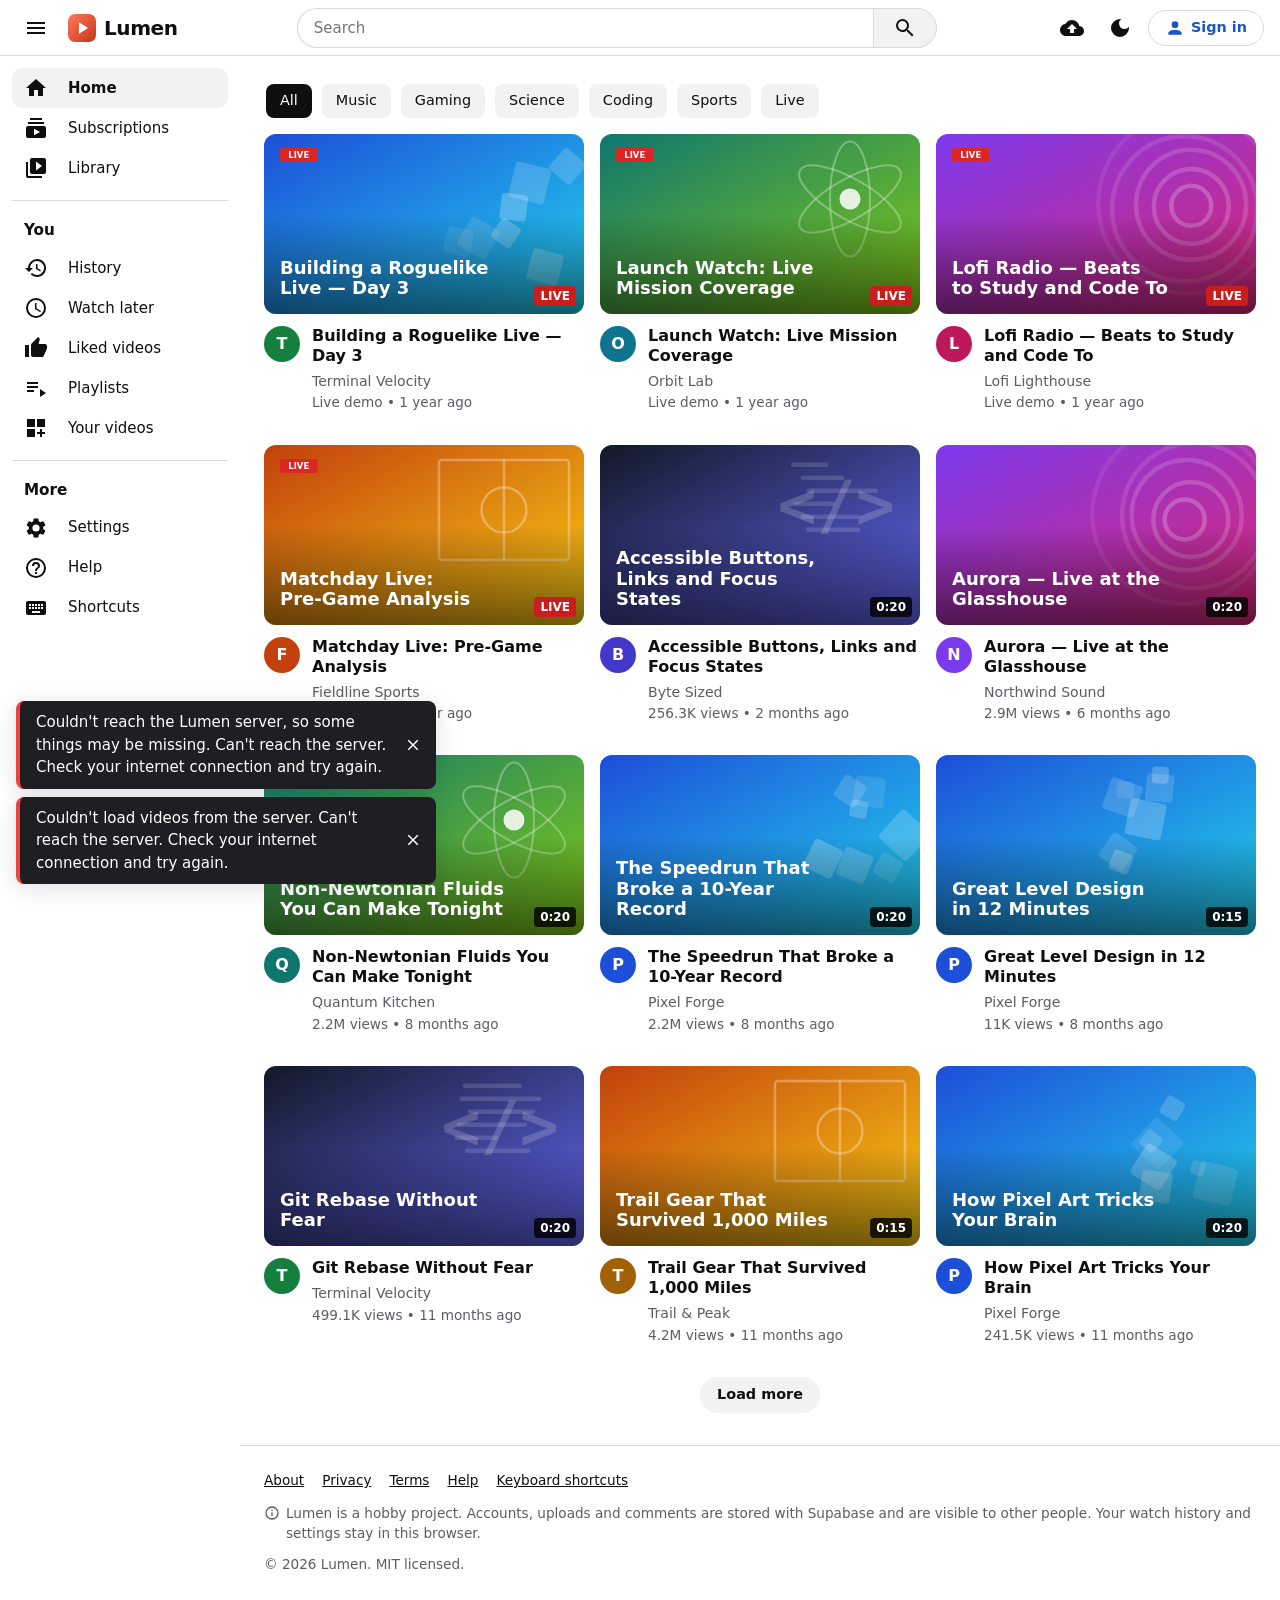
<file: index.html>
<!doctype html>
<html lang="en">
<head>
  <meta charset="utf-8">
  <meta name="viewport" content="width=device-width, initial-scale=1, viewport-fit=cover">
  <meta http-equiv="Content-Security-Policy" content="default-src 'self'; script-src 'self'; style-src 'self'; img-src 'self' data: blob: https://mnbyhvymukcekgldxcfb.supabase.co; media-src 'self' blob: https://mnbyhvymukcekgldxcfb.supabase.co; connect-src 'self' https://mnbyhvymukcekgldxcfb.supabase.co; font-src 'self'; object-src 'none'; base-uri 'self'; form-action 'self'; manifest-src 'self'">
  <meta name="referrer" content="strict-origin-when-cross-origin">
  <title>Lumen — Watch, share and discover videos</title>
  <meta name="description" content="Lumen is a lightweight video sharing site. Watch music, gaming, science, coding and sports videos, and upload your own.">
  <link rel="canonical" href="https://seb-simpson.github.io/Lumen-Claude/">
  <meta name="theme-color" content="#ffffff" media="(prefers-color-scheme: light)">
  <meta name="theme-color" content="#0f0f10" media="(prefers-color-scheme: dark)">
  <meta name="color-scheme" content="light dark">

  <!-- Open Graph / Twitter -->
  <meta property="og:type" content="website">
  <meta property="og:site_name" content="Lumen">
  <meta property="og:title" content="Lumen — Watch, share and discover videos">
  <meta property="og:description" content="A lightweight video sharing site built with plain HTML, CSS and JavaScript.">
  <meta property="og:url" content="https://seb-simpson.github.io/Lumen-Claude/">
  <meta property="og:image" content="https://seb-simpson.github.io/Lumen-Claude/assets/og-image.png">
  <meta property="og:image:width" content="1200">
  <meta property="og:image:height" content="630">
  <meta name="twitter:card" content="summary_large_image">
  <meta name="twitter:title" content="Lumen — Watch, share and discover videos">
  <meta name="twitter:description" content="A lightweight video sharing site built with plain HTML, CSS and JavaScript.">
  <meta name="twitter:image" content="https://seb-simpson.github.io/Lumen-Claude/assets/og-image.png">

  <link rel="icon" href="assets/favicon.svg" type="image/svg+xml">
  <link rel="apple-touch-icon" href="assets/icon-192.png">
  <link rel="manifest" href="manifest.webmanifest">

  <!-- Applies the saved theme before first paint to avoid a flash. -->
  <script src="src/js/theme-init.js"></script>
  <link rel="stylesheet" href="src/css/base.css">
  <link rel="stylesheet" href="src/css/layout.css">
  <link rel="stylesheet" href="src/css/components.css">
  <link rel="stylesheet" href="src/css/pages.css">
  <script type="module" src="src/js/app.js"></script>
</head>
<body>
  <a class="skip-link" href="#main">Skip to content</a>
  <header id="site-header" class="site-header"></header>
  <div class="shell">
    <nav id="sidebar" class="sidebar" aria-label="Primary"></nav>
    <div id="sidebar-backdrop" class="sidebar-backdrop" hidden></div>
    <div class="content">
      <main id="main" tabindex="-1">
        <noscript>
          <div class="page narrow">
            <h1>JavaScript required</h1>
            <p>Lumen is a client-side app. Please enable JavaScript to watch and upload videos.</p>
          </div>
        </noscript>
      </main>
      <footer id="site-footer" class="site-footer"></footer>
    </div>
  </div>
  <div id="toasts" class="toasts" role="status" aria-live="polite" aria-atomic="false"></div>
</body>
</html>
</file>
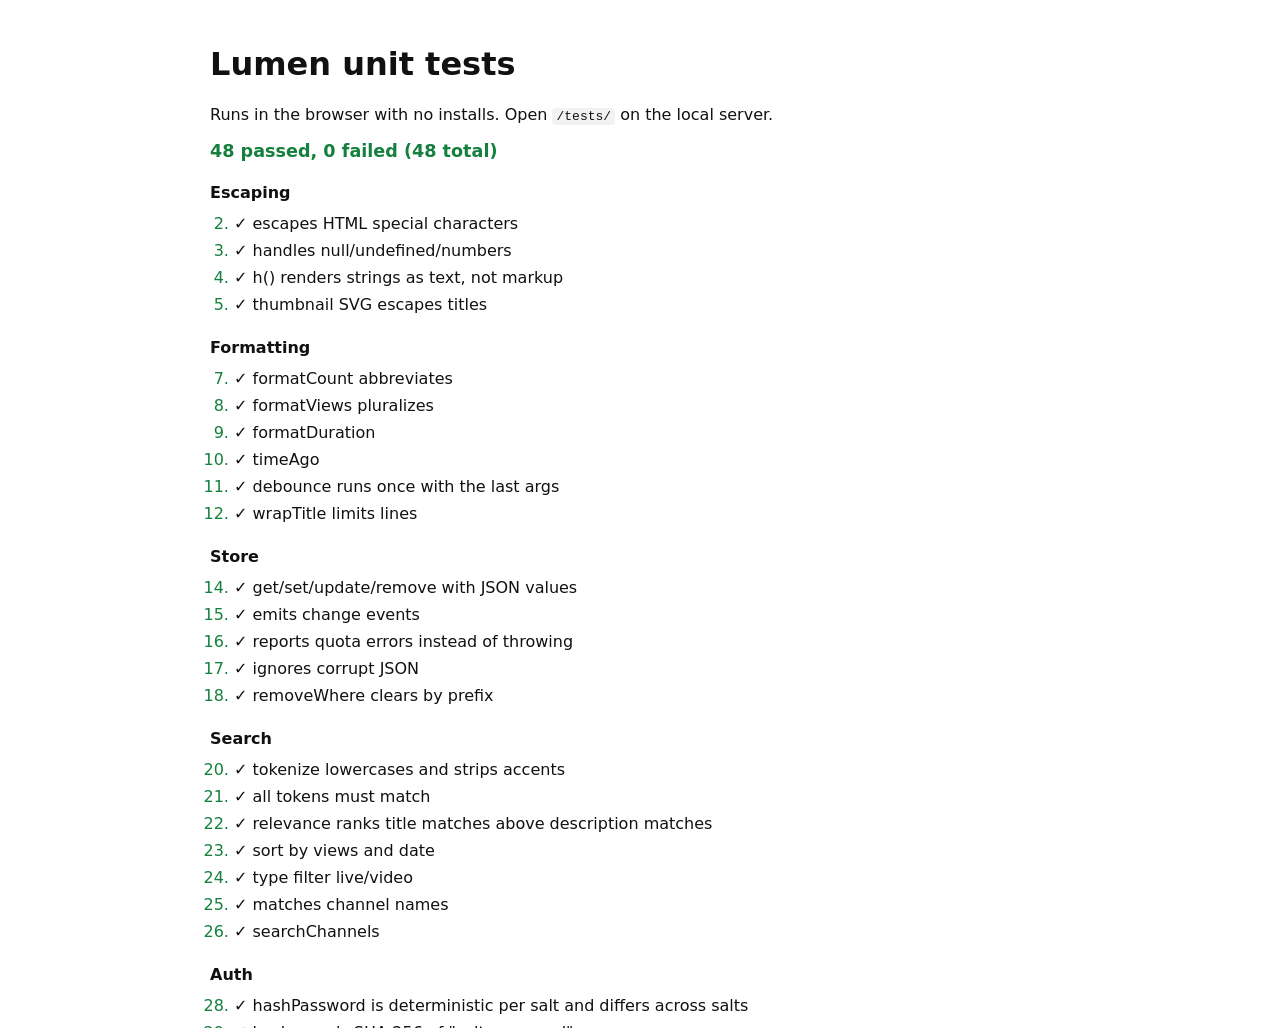
<file: tests/index.html>
<!doctype html>
<html lang="en">
<head>
  <meta charset="utf-8">
  <meta name="viewport" content="width=device-width, initial-scale=1">
  <meta http-equiv="Content-Security-Policy" content="default-src 'self'; script-src 'self'; style-src 'self'; img-src 'self' data:">
  <meta name="robots" content="noindex">
  <title>Lumen tests</title>
  <link rel="icon" href="../assets/favicon.svg" type="image/svg+xml">
  <link rel="stylesheet" href="tests.css">
  <script type="module" src="tests.js"></script>
</head>
<body>
  <main>
    <h1>Lumen unit tests</h1>
    <p>Runs in the browser with no installs. Open <code>/tests/</code> on the local server.</p>
    <p id="summary" role="status" aria-live="polite">Running…</p>
    <ol id="results"></ol>
  </main>
</body>
</html>
</file>
<file: src/css/base.css>
/* Design tokens, resets and base typography. */
:root {
  --font: system-ui, -apple-system, "Segoe UI", Roboto, "Helvetica Neue", Arial, sans-serif;
  --mono: ui-monospace, SFMono-Regular, Menlo, Consolas, monospace;
  --bg: #ffffff;
  --bg-elev: #ffffff;
  --surface: #f2f2f3;
  --surface-2: #e5e5e7;
  --text: #0f0f10;
  --muted: #5c5c63;          /* 6.6:1 on white */
  --border: #d9d9de;
  --accent: #c2361c;          /* 5.6:1 with white text */
  --accent-hover: #a52d16;
  --accent-text: #ffffff;
  --accent-soft: #fde7e1;
  --link: #1a56c4;
  --focus: #1a56c4;
  --danger: #b91c1c;
  --success: #15803d;
  --shadow: 0 4px 24px rgb(0 0 0 / .12);
  --radius: 12px;
  --radius-sm: 8px;
  --header-h: 56px;
  --sidebar-w: 240px;
  --sidebar-mini: 72px;
  color-scheme: light;
}
:root[data-theme="dark"] {
  --bg: #0f0f10;
  --bg-elev: #1d1d20;
  --surface: #222226;
  --surface-2: #303036;
  --text: #f1f1f3;
  --muted: #aeaeb6;           /* 8.5:1 on bg */
  --border: #34343a;
  --accent: #ff7a59;          /* used with dark text */
  --accent-hover: #ff9478;
  --accent-text: #1a0904;
  --accent-soft: #3b1d15;
  --link: #8ab4ff;
  --focus: #8ab4ff;
  --danger: #f87171;
  --success: #4ade80;
  --shadow: 0 4px 24px rgb(0 0 0 / .5);
  color-scheme: dark;
}

*, *::before, *::after { box-sizing: border-box; }
html { -webkit-text-size-adjust: 100%; scroll-padding-top: calc(var(--header-h) + 8px); }
body {
  margin: 0;
  font-family: var(--font);
  font-size: 15px;
  line-height: 1.5;
  color: var(--text);
  background: var(--bg);
  -webkit-font-smoothing: antialiased;
}
img, svg, video { display: block; max-width: 100%; }
button, input, select, textarea { font: inherit; color: inherit; }
a { color: var(--link); }
h1, h2, h3 { line-height: 1.25; margin: 0 0 .5em; }
h1 { font-size: 1.5rem; }
h2 { font-size: 1.2rem; }
h3 { font-size: 1rem; }
p { margin: 0 0 .75em; }
kbd {
  font-family: var(--mono); font-size: .85em;
  padding: 2px 6px; border-radius: 6px;
  background: var(--surface); border: 1px solid var(--border); border-bottom-width: 2px;
}
[hidden] { display: none !important; }
:focus-visible { outline: 3px solid var(--focus); outline-offset: 2px; border-radius: 4px; }
h1:focus, main:focus { outline: none; }

.visually-hidden {
  position: absolute !important; width: 1px; height: 1px; padding: 0; margin: -1px;
  overflow: hidden; clip: rect(0 0 0 0); white-space: nowrap; border: 0;
}
.skip-link {
  position: fixed; left: 12px; top: -60px; z-index: 1000;
  background: var(--accent); color: var(--accent-text); padding: 10px 16px; border-radius: var(--radius-sm);
  font-weight: 600; text-decoration: none; transition: top .15s;
}
.skip-link:focus { top: 12px; }
.muted { color: var(--muted); }
.small { font-size: .85rem; }
.strong { font-weight: 600; }
.pre-line { white-space: pre-line; }
.clamp-1 { display: -webkit-box; -webkit-line-clamp: 1; -webkit-box-orient: vertical; overflow: hidden; margin: 0; }

@media (prefers-reduced-motion: reduce) {
  *, *::before, *::after {
    animation-duration: .01ms !important; animation-iteration-count: 1 !important;
    transition-duration: .01ms !important; scroll-behavior: auto !important;
  }
}
</file>
<file: src/css/layout.css>
/* Header, sidebar, content area and footer. */
.site-header {
  position: sticky; top: 0; z-index: 50;
  height: var(--header-h);
  display: flex; align-items: center; justify-content: space-between; gap: 12px;
  padding: 0 16px;
  background: var(--bg);
  border-bottom: 1px solid var(--border);
}
.header-start, .header-end { display: flex; align-items: center; gap: 8px; flex-shrink: 0; }
.header-center { flex: 1; max-width: 640px; display: flex; justify-content: center; }
.logo { display: flex; align-items: center; gap: 8px; text-decoration: none; color: var(--text); padding: 4px; }
.logo-text { font-weight: 800; font-size: 1.25rem; letter-spacing: -.02em; }

.search-form { display: flex; align-items: center; width: 100%; }
.search-form input {
  flex: 1; min-width: 0; height: 40px; padding: 0 16px;
  border: 1px solid var(--border); border-right: 0;
  border-radius: 20px 0 0 20px; background: var(--bg);
}
.search-form input:focus-visible { outline: none; border-color: var(--focus); box-shadow: inset 0 0 0 1px var(--focus); }
.search-submit {
  height: 40px; width: 64px; display: grid; place-items: center;
  border: 1px solid var(--border); border-radius: 0 20px 20px 0;
  background: var(--surface); cursor: pointer;
}
.search-submit:hover { background: var(--surface-2); }
.site-header .search-back, .site-header .search-toggle { display: none; }

.shell { display: flex; min-height: calc(100vh - var(--header-h)); }
.sidebar {
  position: sticky; top: var(--header-h); align-self: flex-start;
  width: var(--sidebar-w); height: calc(100vh - var(--header-h));
  overflow-y: auto; padding: 12px; flex-shrink: 0;
  background: var(--bg);
  scrollbar-width: thin;
}
.nav-section { list-style: none; margin: 0; padding: 0 0 12px; border-bottom: 1px solid var(--border); margin-bottom: 12px; }
.nav-section:last-child { border-bottom: 0; }
.nav-heading { font-weight: 600; padding: 6px 12px; font-size: .95rem; }
.nav-link {
  display: flex; align-items: center; gap: 20px; width: 100%;
  padding: 0 12px; height: 40px; border-radius: 10px;
  color: var(--text); text-decoration: none; background: none; border: 0; cursor: pointer; text-align: left;
}
.nav-link:hover { background: var(--surface); }
.nav-link.active { background: var(--surface); font-weight: 600; }
.nav-link .avatar { flex-shrink: 0; }
.nav-label { white-space: nowrap; overflow: hidden; text-overflow: ellipsis; }

.content { flex: 1; min-width: 0; display: flex; flex-direction: column; }
main { flex: 1; }
.page { padding: 24px; max-width: 1800px; margin: 0 auto; width: 100%; }
.page.narrow { max-width: 760px; }
.page.narrow-wide { max-width: 1100px; }
.page-head { display: flex; align-items: center; justify-content: space-between; gap: 12px; flex-wrap: wrap; margin-bottom: 16px; }
.page-head h1 { margin: 0; }

.site-footer { padding: 24px; border-top: 1px solid var(--border); font-size: .85rem; }
.footer-links { list-style: none; display: flex; flex-wrap: wrap; gap: 4px 18px; padding: 0; margin: 0 0 12px; }
.footer-links a, .footer-links .link-btn { color: var(--text); font-weight: 500; }
.demo-note { display: flex; gap: 6px; align-items: flex-start; color: var(--muted); }
.demo-note svg { flex-shrink: 0; margin-top: 2px; }

/* Desktop: collapsed (mini) sidebar */
@media (min-width: 1100px) {
  body.sidebar-mini .sidebar { width: var(--sidebar-mini); padding: 8px 4px; }
  body.sidebar-mini .nav-link { flex-direction: column; justify-content: center; gap: 4px; height: 72px; padding: 0; font-size: .7rem; }
  body.sidebar-mini .nav-heading, body.sidebar-mini .nav-subs, body.sidebar-mini .nav-section:nth-child(n+3) { display: none; }
  body.sidebar-mini .nav-section { border: 0; }
  .sidebar-backdrop { display: none; }
}

/* Tablet & mobile: sidebar becomes an off-canvas drawer */
@media (max-width: 1099.98px) {
  .sidebar {
    position: fixed; top: 0; left: 0; z-index: 70; height: 100vh; height: 100dvh;
    transform: translateX(-100%); transition: transform .2s ease;
    box-shadow: var(--shadow); padding-top: 16px;
    visibility: hidden;
  }
  body.drawer-open .sidebar { transform: none; visibility: visible; }
  .sidebar-backdrop { position: fixed; inset: 0; z-index: 60; background: rgb(0 0 0 / .5); }
}

@media (max-width: 720px) {
  .site-header { padding: 0 8px; gap: 4px; }
  .header-center { display: none; }
  .site-header .search-toggle { display: inline-grid; }
  .site-header.search-open .header-start, .site-header.search-open .header-end { display: none; }
  .site-header.search-open .header-center { display: flex; max-width: none; }
  .site-header.search-open .search-back { display: inline-grid; margin-right: 4px; }
  .site-header.search-open .search-toggle { display: none; }
  .signin-btn span { display: none; }
  .signin-btn { padding: 0 10px; }
  .page { padding: 16px; }
  .logo-text { font-size: 1.1rem; }
}
</file>
<file: src/css/components.css>
/* Buttons, chips, cards, forms, dialogs, toasts, skeletons, player. */
.btn {
  display: inline-flex; align-items: center; justify-content: center; gap: 6px;
  height: 36px; padding: 0 16px; border-radius: 18px; border: 1px solid transparent;
  font-weight: 600; font-size: .9rem; text-decoration: none; cursor: pointer; white-space: nowrap;
  background: var(--surface); color: var(--text); transition: background .15s;
}
.btn:hover { background: var(--surface-2); }
.btn:disabled { opacity: .55; cursor: not-allowed; }
.btn-primary { background: var(--accent); color: var(--accent-text); }
.btn-primary:hover { background: var(--accent-hover); }
.btn-secondary { background: var(--surface); }
.btn-ghost { background: transparent; }
.btn-ghost:hover { background: var(--surface); }
.btn-outline { background: transparent; border-color: var(--border); color: var(--link); }
.btn-outline:hover { background: var(--surface); }
.btn-danger { background: var(--danger); color: #fff; }
:root[data-theme="dark"] .btn-danger { color: #1a0505; }
.btn-sm { height: 32px; padding: 0 12px; font-size: .85rem; }
.btn-block { width: 100%; height: 42px; }
.icon-btn {
  display: inline-grid; place-items: center; width: 40px; height: 40px; border-radius: 50%;
  border: 0; background: transparent; color: var(--text); cursor: pointer; text-decoration: none; flex-shrink: 0;
}
.icon-btn:hover { background: var(--surface); }
.icon-btn.small { width: 30px; height: 30px; }
.icon-btn.danger:hover { color: var(--danger); }
.link-btn { background: none; border: 0; padding: 0; color: var(--link); cursor: pointer; text-decoration: underline; font: inherit; }
.avatar-btn { border: 0; background: none; padding: 4px; border-radius: 50%; cursor: pointer; }

.avatar {
  display: inline-grid; place-items: center; border-radius: 50%; flex-shrink: 0;
  color: #fff; font-weight: 700; line-height: 1; user-select: none;
}

/* Chips */
.chips { display: flex; gap: 10px; overflow-x: auto; padding: 4px 2px 16px; scrollbar-width: none; }
.chips::-webkit-scrollbar { display: none; }
.chip {
  flex-shrink: 0; padding: 6px 14px; border-radius: 8px; background: var(--surface);
  color: var(--text); text-decoration: none; font-weight: 500; font-size: .9rem;
}
.chip:hover { background: var(--surface-2); }
.chip.active { background: var(--text); color: var(--bg); }

/* Video grid & cards */
.video-grid { display: grid; gap: 32px 16px; grid-template-columns: repeat(auto-fill, minmax(280px, 1fr)); }
.video-list { display: flex; flex-direction: column; gap: 16px; }
.card { min-width: 0; }
.thumb { position: relative; display: block; border-radius: var(--radius); overflow: hidden; background: var(--surface); aspect-ratio: 16 / 9; }
.thumb img { width: 100%; height: 100%; object-fit: cover; transition: transform .2s; }
.card:hover .thumb img { transform: scale(1.03); }
.badge {
  position: absolute; right: 8px; bottom: 8px; padding: 1px 6px; border-radius: 4px;
  background: rgb(0 0 0 / .8); color: #fff; font-size: .75rem; font-weight: 600;
}
.badge-live { background: #c81e1e; }
.card-body { display: flex; gap: 12px; padding-top: 12px; }
.card-info { min-width: 0; flex: 1; }
.card-info h3 { margin: 0 0 4px; font-size: 1rem; }
.card-title {
  color: var(--text); text-decoration: none; font-weight: 600;
  display: -webkit-box; -webkit-line-clamp: 2; -webkit-box-orient: vertical; overflow: hidden;
}
.card-title:hover { text-decoration: underline; }
.card-channel { color: var(--muted); text-decoration: none; font-size: .88rem; }
.card-channel:hover { color: var(--text); }
.card-meta { color: var(--muted); font-size: .85rem; margin: 0; }
.card-desc { color: var(--muted); font-size: .85rem; margin: 8px 0 0; display: -webkit-box; -webkit-line-clamp: 2; -webkit-box-orient: vertical; overflow: hidden; }
.card-row { display: grid; grid-template-columns: minmax(160px, 360px) 1fr; gap: 16px; }
.card-row .card-body { padding-top: 0; }
.card-row .card-info h3 { font-size: 1.1rem; }
.card-compact { display: grid; grid-template-columns: 168px 1fr; gap: 8px; }
.card-compact .thumb { border-radius: var(--radius-sm); }
.card-compact .card-body { padding-top: 0; }
.card-compact .card-info h3 { font-size: .9rem; }
.card-compact .card-channel, .card-compact .card-meta { font-size: .8rem; }
.row-extra { display: flex; align-items: center; gap: 8px; margin-top: 8px; }

/* Skeletons */
.skeleton { background: var(--surface); border-radius: var(--radius-sm); position: relative; overflow: hidden; }
.skeleton::after {
  content: ""; position: absolute; inset: 0; transform: translateX(-100%);
  background: linear-gradient(90deg, transparent, rgb(255 255 255 / .35), transparent);
  animation: shimmer 1.4s infinite;
}
:root[data-theme="dark"] .skeleton::after { background: linear-gradient(90deg, transparent, rgb(255 255 255 / .06), transparent); }
@keyframes shimmer { to { transform: translateX(100%); } }
.thumb-skel { aspect-ratio: 16 / 9; border-radius: var(--radius); }
.skel-meta { display: flex; gap: 12px; padding-top: 12px; }
.skel-lines { flex: 1; display: flex; flex-direction: column; gap: 8px; padding-top: 4px; }
.skeleton.circle { width: 36px; height: 36px; border-radius: 50%; flex-shrink: 0; }
.skeleton.line { height: 14px; }
.skeleton.line.short { width: 60%; }
.row-card { display: grid; grid-template-columns: minmax(160px, 360px) 1fr; gap: 16px; }

/* Empty states */
.empty-state { text-align: center; padding: 64px 16px; max-width: 480px; margin: 0 auto; }
.empty-icon { display: inline-grid; place-items: center; width: 96px; height: 96px; border-radius: 50%; background: var(--surface); color: var(--muted); margin-bottom: 16px; }
.empty-state p { color: var(--muted); }
.load-more-wrap { display: flex; justify-content: center; padding: 32px 0 8px; }

/* Forms */
.field { display: flex; flex-direction: column; gap: 6px; margin-bottom: 16px; }
.field label, .field .label, legend { font-weight: 600; font-size: .9rem; }
.label-row { display: flex; justify-content: space-between; align-items: baseline; }
input[type="text"], input[type="password"], input[type="search"]:not(#search-input), textarea, select, input[type="file"] {
  width: 100%; padding: 10px 12px; border: 1px solid var(--border); border-radius: var(--radius-sm);
  background: var(--bg); color: var(--text);
}
select { cursor: pointer; }
textarea { resize: vertical; min-height: 44px; }
input[aria-invalid="true"] { border-color: var(--danger); }
.field-error { color: var(--danger); font-size: .85rem; margin: 0; min-height: 0; }
.field-error:empty { display: none; }
.field-grid { display: grid; grid-template-columns: 1fr 1fr; gap: 16px; }
.field-inline { display: inline-flex; align-items: center; gap: 8px; font-weight: 600; font-size: .9rem; }
.field-inline select { width: auto; padding: 6px 10px; }
.radio-group { border: 0; padding: 0; margin: 0 0 16px; }
.radio-group legend { margin-bottom: 8px; }
.radio { display: flex; gap: 10px; align-items: flex-start; padding: 6px 0; cursor: pointer; }
.radio input { margin-top: 4px; accent-color: var(--accent); width: 18px; height: 18px; }
.radio span { display: flex; flex-direction: column; }
.form-actions { display: flex; justify-content: flex-end; gap: 8px; margin-top: 8px; }
.stack > * + * { margin-top: 0; }
.notice { background: var(--surface); border-left: 4px solid var(--accent); padding: 10px 12px; border-radius: var(--radius-sm); font-size: .85rem; color: var(--muted); }
.switch-row { display: flex; gap: 12px; align-items: flex-start; cursor: pointer; }
.switch-row > span { display: flex; flex-direction: column; }
input[type="checkbox"][role="switch"] {
  appearance: none; width: 40px; height: 22px; border-radius: 11px; background: var(--surface-2);
  position: relative; cursor: pointer; flex-shrink: 0; margin-top: 2px; border: 1px solid var(--border);
}
input[type="checkbox"][role="switch"]::after {
  content: ""; position: absolute; top: 2px; left: 2px; width: 16px; height: 16px; border-radius: 50%;
  background: #fff; box-shadow: 0 1px 2px rgb(0 0 0 / .3); transition: transform .15s;
}
input[type="checkbox"][role="switch"]:checked { background: var(--accent); border-color: var(--accent); }
input[type="checkbox"][role="switch"]:checked::after { transform: translateX(18px); }

/* Dropdown menu */
.account { position: relative; }
.dropdown {
  position: absolute; right: 0; top: calc(100% + 6px); z-index: 80; min-width: 240px;
  list-style: none; margin: 0; padding: 8px 0; border-radius: var(--radius);
  background: var(--bg-elev); box-shadow: var(--shadow); border: 1px solid var(--border);
}
.menu-head { display: flex; gap: 12px; align-items: center; padding: 8px 16px 12px; border-bottom: 1px solid var(--border); margin-bottom: 6px; }
.menu-item {
  display: flex; align-items: center; gap: 14px; width: 100%; padding: 10px 16px;
  background: none; border: 0; color: var(--text); text-decoration: none; cursor: pointer; text-align: left;
}
.menu-item:hover, .menu-item:focus-visible { background: var(--surface); outline-offset: -3px; }

/* Dialog */
.modal {
  border: 0; border-radius: 16px; padding: 0; width: min(560px, calc(100vw - 32px));
  background: var(--bg-elev); color: var(--text); box-shadow: var(--shadow);
}
.modal::backdrop { background: rgb(0 0 0 / .55); }
.modal-head { display: flex; justify-content: space-between; align-items: center; padding: 16px 16px 0 24px; }
.modal-head h2 { margin: 0; }
.modal-body { padding: 16px 24px; max-height: 70vh; overflow-y: auto; }
.modal-actions { display: flex; justify-content: flex-end; gap: 8px; padding: 0 24px 20px; }
.shortcut-list { display: grid; grid-template-columns: auto 1fr; gap: 8px 16px; margin: 0 0 16px; }
.shortcut-list dt { text-align: right; }
.shortcut-list dd { margin: 0; }

/* Toasts */
.toasts { position: fixed; left: 16px; bottom: 16px; z-index: 200; display: flex; flex-direction: column; gap: 8px; max-width: min(420px, calc(100vw - 32px)); }
.toast {
  display: flex; align-items: center; gap: 8px; padding: 10px 8px 10px 16px; border-radius: var(--radius-sm);
  background: #1f1f23; color: #fff; box-shadow: var(--shadow); animation: toast-in .2s ease-out;
}
:root[data-theme="dark"] .toast { background: #f1f1f3; color: #0f0f10; }
.toast .icon-btn { color: inherit; }
.toast-msg { flex: 1; }
.toast-error { border-left: 4px solid #ef4444; }
.toast-success { border-left: 4px solid #22c55e; }
.toast.leaving { opacity: 0; transition: opacity .2s; }
@keyframes toast-in { from { transform: translateY(12px); opacity: 0; } }

/* Tabs */
.tabs { display: flex; gap: 8px; border-bottom: 1px solid var(--border); margin: 8px 0 24px; }
.tab { padding: 12px 16px; color: var(--muted); text-decoration: none; font-weight: 600; border-bottom: 3px solid transparent; }
.tab:hover { color: var(--text); }
.tab.active { color: var(--text); border-color: var(--text); }

/* Pills */
.pill { display: inline-block; padding: 2px 10px; border-radius: 999px; font-size: .8rem; font-weight: 600; text-transform: capitalize; background: var(--surface); }
.pill-public { background: #dcfce7; color: #14532d; }
.pill-private { background: #fee2e2; color: #7f1d1d; }
.pill-unlisted { background: #fef3c7; color: #78350f; }

/* ---------- Video player ---------- */
.player {
  position: relative; background: #000; border-radius: var(--radius); overflow: hidden;
  aspect-ratio: 16 / 9; width: 100%; color: #fff;
}
.player:fullscreen { border-radius: 0; aspect-ratio: auto; }
.player-video { width: 100%; height: 100%; object-fit: contain; background: #000; cursor: pointer; }
.big-play {
  position: absolute; inset: 0; margin: auto; width: 80px; height: 80px; border-radius: 50%;
  border: 0; background: rgb(0 0 0 / .6); color: #fff; display: grid; place-items: center; cursor: pointer;
  transition: opacity .2s, transform .2s;
}
.big-play:hover { background: var(--accent); color: var(--accent-text); transform: scale(1.05); }
.player:not(.paused) .big-play { opacity: 0; pointer-events: none; }
.player-controls {
  position: absolute; left: 0; right: 0; bottom: 0; padding: 24px 12px 6px;
  background: linear-gradient(transparent, rgb(0 0 0 / .8));
  opacity: 0; transition: opacity .2s;
}
.player.paused .player-controls, .player.show-controls .player-controls,
.player:focus-within .player-controls, .player:hover .player-controls { opacity: 1; }
.pc-row { display: flex; align-items: center; gap: 4px; }
.pc-btn { width: 40px; height: 40px; border: 0; background: none; color: #fff; display: grid; place-items: center; cursor: pointer; border-radius: 50%; }
.pc-btn:hover { background: rgb(255 255 255 / .15); }
.player :focus-visible { outline-color: #fff; }
.pc-volume { display: flex; align-items: center; }
.volume { width: 80px; accent-color: #fff; }
.pc-time { font-size: .85rem; font-variant-numeric: tabular-nums; margin-left: 8px; white-space: nowrap; }
.pc-spacer { flex: 1; }
.pc-speed-wrap { display: flex; align-items: center; gap: 4px; }
.pc-speed { background: rgb(0 0 0 / .5); color: #fff; border: 1px solid rgb(255 255 255 / .3); border-radius: 6px; padding: 4px 6px; font-size: .85rem; }
.pc-speed option { color: #000; background: #fff; }
.seek {
  --progress: 0%;
  width: 100%; height: 16px; margin: 0; appearance: none; background: transparent; cursor: pointer;
}
.seek::-webkit-slider-runnable-track { height: 4px; border-radius: 2px; background: linear-gradient(to right, var(--accent) var(--progress), rgb(255 255 255 / .35) var(--progress)); }
.seek::-moz-range-track { height: 4px; border-radius: 2px; background: rgb(255 255 255 / .35); }
.seek::-moz-range-progress { height: 4px; background: var(--accent); }
.seek::-webkit-slider-thumb { appearance: none; width: 14px; height: 14px; border-radius: 50%; background: var(--accent); margin-top: -5px; border: 0; }
.seek::-moz-range-thumb { width: 14px; height: 14px; border-radius: 50%; background: var(--accent); border: 0; }
.player-error {
  position: absolute; inset: 0; display: flex; flex-direction: column; align-items: center; justify-content: center;
  gap: 4px; text-align: center; padding: 24px; background: rgb(15 15 16 / .92); color: #fff;
}
.player-error .pe-title { font-weight: 700; font-size: 1.1rem; margin: 8px 0 0; }
.player-error .pe-text { max-width: 440px; color: #d4d4d8; font-size: .9rem; }
.player.has-error .big-play, .player.has-error .player-controls { display: none; }
.player-spinner {
  position: absolute; inset: 0; margin: auto; width: 48px; height: 48px; border-radius: 50%;
  border: 4px solid rgb(255 255 255 / .25); border-top-color: #fff; animation: spin .8s linear infinite;
}
@keyframes spin { to { transform: rotate(360deg); } }

@media (max-width: 720px) {
  .video-grid { grid-template-columns: 1fr; gap: 24px; }
  .card-row { grid-template-columns: 1fr; gap: 0; }
  .card-row .card-body { padding-top: 12px; }
  .row-card { grid-template-columns: 1fr; }
  .field-grid { grid-template-columns: 1fr; }
  .volume, .pc-speed-wrap svg { display: none; }
  .pc-time { font-size: .75rem; }
  .player-error { padding: 12px; }
  .player-error > svg, .player-error .pe-text { display: none; }
}
</file>
<file: src/css/pages.css>
/* Page-specific styles. */

/* Watch */
.watch { display: grid; grid-template-columns: minmax(0, 1fr) 400px; gap: 24px; max-width: 1760px; }
.player-skel { aspect-ratio: 16 / 9; border-radius: var(--radius); }
.watch-title { font-size: 1.3rem; margin: 12px 0 8px; }
.watch-bar { display: flex; justify-content: space-between; align-items: center; gap: 12px; flex-wrap: wrap; margin-bottom: 12px; }
.channel-mini { display: flex; align-items: center; gap: 12px; }
.channel-mini > div { display: flex; flex-direction: column; margin-right: 12px; }
.channel-name { color: var(--text); text-decoration: none; font-weight: 600; }
.watch-actions { display: flex; gap: 8px; flex-wrap: wrap; }
.segmented { display: inline-flex; border-radius: 18px; background: var(--surface); overflow: hidden; }
.seg-btn { display: inline-flex; align-items: center; gap: 6px; height: 36px; padding: 0 14px; border: 0; background: none; cursor: pointer; font-weight: 600; }
.seg-btn:hover { background: var(--surface-2); }
.seg-btn + .seg-btn { border-left: 1px solid var(--border); }
.seg-btn.active { color: var(--accent); }
:root[data-theme="light"] .seg-btn.active { color: #a52d16; }
.subscribe-btn[aria-pressed="false"] { background: var(--text); color: var(--bg); }
.subscribe-btn[aria-pressed="false"]:hover { opacity: .88; background: var(--text); }
.description { background: var(--surface); border-radius: var(--radius); padding: 12px; margin-bottom: 24px; }
.desc-meta { font-size: .9rem; margin-bottom: 6px; }
.desc-text { white-space: pre-line; margin: 0; }
.description.collapsed .desc-text { white-space: normal; display: -webkit-box; -webkit-line-clamp: 2; -webkit-box-orient: vertical; overflow: hidden; }
.desc-toggle { font-weight: 600; color: var(--text); text-decoration: none; margin-top: 6px; }
.side-title { font-size: 1rem; }
.autoplay-note { display: flex; align-items: center; justify-content: space-between; gap: 8px; margin-top: 8px; padding: 8px 12px; background: var(--surface); border-radius: var(--radius-sm); }

/* Comments */
.comments h2 { margin-bottom: 16px; }
.composer { display: flex; gap: 12px; margin-bottom: 24px; }
.composer-main { flex: 1; }
.comment-input { border: 0 !important; border-bottom: 1px solid var(--border) !important; border-radius: 0 !important; padding: 6px 0 !important; background: transparent !important; overflow: hidden; }
.comment-input:focus-visible { outline: none; border-bottom: 2px solid var(--text) !important; }
.composer-actions { display: flex; justify-content: flex-end; gap: 8px; margin-top: 8px; }
.comment-list { list-style: none; padding: 0; margin: 0; }
.comment { display: flex; gap: 12px; margin-bottom: 20px; }
.comment.is-reply { margin: 12px 0 0; }
.comment-main { flex: 1; min-width: 0; }
.comment-head { margin: 0 0 2px; font-size: .85rem; }
.comment-text { white-space: pre-wrap; overflow-wrap: anywhere; margin-bottom: 4px; }
.comment-actions { display: flex; align-items: center; gap: 4px; }
.chip-btn { display: inline-grid; place-items: center; width: 32px; height: 32px; border: 0; border-radius: 50%; background: none; cursor: pointer; color: var(--text); }
.chip-btn:hover { background: var(--surface); }
.chip-btn.active { color: var(--accent); }
.like-count { font-size: .8rem; color: var(--muted); margin-right: 8px; }
.replies summary { cursor: pointer; color: var(--link); font-weight: 600; padding: 6px 0; width: fit-content; }
.reply-slot .composer { margin: 12px 0 0; }
.signin-prompt { padding: 12px; background: var(--surface); border-radius: var(--radius-sm); }

/* Search */
.filters { display: flex; gap: 16px; flex-wrap: wrap; padding-bottom: 16px; border-bottom: 1px solid var(--border); margin-bottom: 16px; }
.channel-result { display: grid; grid-template-columns: minmax(160px, 360px) 1fr; gap: 16px; align-items: center; margin-bottom: 24px; }
.channel-result-avatar { justify-self: center; }
.channel-result h2 a { color: var(--text); text-decoration: none; }

/* Channel */
.channel-banner { border-radius: var(--radius); overflow: hidden; aspect-ratio: 6 / 1; background: var(--surface); }
.channel-banner img { width: 100%; height: 100%; object-fit: cover; }
.channel-header { display: flex; align-items: center; gap: 24px; padding: 24px 0 8px; flex-wrap: wrap; }
.channel-id { flex: 1; min-width: 200px; }
.channel-id h1 { font-size: 2rem; margin: 0 0 4px; }
.channel-id p { margin: 0 0 4px; }
.channel-about-short { display: -webkit-box; -webkit-line-clamp: 1; -webkit-box-orient: vertical; overflow: hidden; max-width: 640px; }
.about-panel { max-width: 760px; }
.plain-list { padding-left: 18px; }

/* Upload */
.dropzone {
  border: 2px dashed var(--border); border-radius: var(--radius); padding: 40px 16px; text-align: center;
  display: flex; flex-direction: column; align-items: center; gap: 4px; margin-bottom: 8px; color: var(--muted);
  transition: border-color .15s, background .15s;
}
.dropzone.dragging { border-color: var(--accent); background: var(--accent-soft); }
.dropzone .btn { margin-top: 12px; }
.dropzone:focus-within { border-color: var(--focus); }
.drop-title { font-weight: 600; color: var(--text); margin: 8px 0 0; }
.file-info { color: var(--text); font-weight: 500; margin: 8px 0 0; }
.upload-form { margin-top: 8px; }
.thumb-preview { width: 240px; aspect-ratio: 16 / 9; object-fit: cover; border-radius: var(--radius-sm); margin-bottom: 16px; }
.upload-progress { width: 100%; height: 10px; accent-color: var(--accent); }

/* Studio */
.stats { display: flex; gap: 16px; margin-bottom: 16px; flex-wrap: wrap; }
.stat { background: var(--surface); border-radius: var(--radius); padding: 16px 20px; display: flex; flex-direction: column; min-width: 160px; }
.stat-num { font-size: 1.6rem; font-weight: 800; }
.table-wrap { overflow-x: auto; }
.studio-table { width: 100%; border-collapse: collapse; min-width: 640px; }
.studio-table th, .studio-table td { text-align: left; padding: 12px 8px; border-bottom: 1px solid var(--border); vertical-align: middle; }
.studio-table th { font-size: .85rem; color: var(--muted); font-weight: 600; }
.studio-video { display: flex; gap: 12px; align-items: center; max-width: 480px; }
.studio-video a.strong { color: var(--text); text-decoration: none; }
.studio-thumb { position: relative; flex-shrink: 0; width: 120px; border-radius: 6px; overflow: hidden; }
.studio-thumb img { width: 120px; height: 68px; object-fit: cover; }
.row-actions { display: flex; gap: 4px; }

/* Auth & profile */
.auth-page { display: flex; justify-content: center; padding-top: 48px; }
.auth-card { width: 100%; max-width: 420px; border: 1px solid var(--border); border-radius: 16px; padding: 32px; background: var(--bg-elev); }
.auth-card .page-head { margin-bottom: 4px; }
.auth-form { margin: 24px 0 16px; }
.profile-top { display: flex; gap: 24px; align-items: center; margin-bottom: 16px; flex-wrap: wrap; }
.swatches { display: flex; gap: 8px; flex-wrap: wrap; }
.swatch { width: 32px; height: 32px; border-radius: 50%; border: 3px solid transparent; cursor: pointer; }
.swatch[aria-checked="true"] { border-color: var(--text); box-shadow: inset 0 0 0 2px var(--bg); }

/* Library */
.shelf { margin-bottom: 32px; padding-bottom: 24px; border-bottom: 1px solid var(--border); }
.shelf-head { display: flex; justify-content: space-between; align-items: center; margin-bottom: 16px; }
.shelf-head h2 { display: flex; align-items: center; gap: 8px; margin: 0; }
.sub-strip { list-style: none; display: flex; gap: 16px; overflow-x: auto; padding: 0 0 16px; margin: 0 0 16px; border-bottom: 1px solid var(--border); }
.sub-chip { display: flex; flex-direction: column; align-items: center; gap: 6px; width: 96px; text-align: center; color: var(--text); text-decoration: none; font-size: .85rem; }

/* Settings */
.settings-section { padding: 16px 0 24px; border-bottom: 1px solid var(--border); }
.settings-section:last-child { border-bottom: 0; }
.settings-section .field select { max-width: 240px; }

/* Static pages */
.prose { line-height: 1.7; }
.prose h2 { margin-top: 1.5em; }

/* 404 */
.not-found { text-align: center; padding-top: 64px; max-width: 560px; }
.nf-art {
  font-size: clamp(5rem, 18vw, 9rem); font-weight: 900; line-height: 1; letter-spacing: -.05em;
  background: linear-gradient(135deg, var(--accent), #7c3aed); -webkit-background-clip: text; background-clip: text; color: transparent;
  margin-bottom: 16px;
}
.nf-actions { display: flex; gap: 8px; justify-content: center; flex-wrap: wrap; margin-top: 16px; }

@media (max-width: 1280px) {
  .watch { grid-template-columns: minmax(0, 1fr) 340px; }
}
@media (max-width: 1000px) {
  .watch { grid-template-columns: 1fr; }
  .card-compact { grid-template-columns: 168px 1fr; }
}
@media (max-width: 720px) {
  .watch { padding: 0 0 16px; gap: 16px; }
  .watch .player { border-radius: 0; }
  .watch-main > :not(.player) , .watch-side { padding-left: 16px; padding-right: 16px; }
  .channel-header { gap: 16px; }
  .channel-id h1 { font-size: 1.5rem; }
  .channel-result { grid-template-columns: 1fr; text-align: center; }
  .auth-card { padding: 20px; border: 0; }
  .auth-page { padding-top: 16px; }
}

/* Playlists */
.pl-choices { list-style: none; padding: 0; margin: 0 0 16px; max-height: 40vh; overflow-y: auto; }
.pl-choice { display: flex; align-items: center; gap: 12px; padding: 8px 4px; border-radius: var(--radius-sm); cursor: pointer; }
.pl-choice:hover { background: var(--surface); }
.pl-choice input { width: 18px; height: 18px; accent-color: var(--accent); flex-shrink: 0; }
.pl-choice span:first-of-type { flex: 1; overflow-wrap: anywhere; }
.pl-new { border-top: 1px solid var(--border); padding-top: 16px; }
.pl-new label { font-weight: 600; font-size: .9rem; display: block; margin-bottom: 6px; }
.pl-new-row { display: flex; gap: 8px; }
.pl-new-row .btn { height: auto; }
.btn.is-saved { color: var(--accent); }
:root[data-theme="light"] .btn.is-saved { color: #a52d16; }
.pl-tile .thumb img { filter: saturate(.9); }
.pl-thumb-empty { width: 100%; height: 100%; display: grid; place-items: center; color: var(--muted); }
.pl-count {
  position: absolute; right: 0; top: 0; bottom: 0; width: 42%; display: flex; flex-direction: column;
  align-items: center; justify-content: center; gap: 4px; background: rgb(0 0 0 / .72); color: #fff;
  font-size: .85rem; font-weight: 600; text-align: center; padding: 8px;
}
.pl-header { display: flex; justify-content: space-between; align-items: flex-end; gap: 16px; flex-wrap: wrap; margin-bottom: 24px; padding-bottom: 16px; border-bottom: 1px solid var(--border); }
.pl-header h1 { margin: 0 0 4px; overflow-wrap: anywhere; }
.pl-header p { margin: 0; }
.pl-actions { display: flex; gap: 8px; flex-wrap: wrap; }
.pl-row { display: grid; grid-template-columns: 28px 1fr; gap: 8px; align-items: start; }
.pl-index { color: var(--muted); font-weight: 600; text-align: center; padding-top: 8px; font-variant-numeric: tabular-nums; }
.pl-panel { border: 1px solid var(--border); border-radius: var(--radius); margin-bottom: 24px; overflow: hidden; }
.pl-panel-head { padding: 12px 16px; background: var(--surface); }
.pl-panel-head h2 { font-size: 1.05rem; margin: 0 0 2px; overflow-wrap: anywhere; }
.pl-panel-head h2 a { color: var(--text); text-decoration: none; }
.pl-panel-head h2 a:hover { text-decoration: underline; }
.pl-panel-head p { margin: 0; }
.pl-list { list-style: none; margin: 0; padding: 8px 8px 8px 0; max-height: 400px; overflow-y: auto; position: relative; }
.pl-item { display: grid; grid-template-columns: 28px 1fr; gap: 4px; padding: 6px 0; border-radius: var(--radius-sm); }
.pl-item.current { background: var(--accent-soft); }
.pl-item .pl-index { padding-top: 24px; font-size: .8rem; }
.pl-item .card-compact { grid-template-columns: 120px 1fr; }
@media (max-width: 720px) {
  .pl-row { grid-template-columns: 1fr; }
  .pl-row > .pl-index { display: none; }
}
.seg-icon { display: inline-flex; }
</file>
<file: tests/tests.css>
body { font-family: system-ui, sans-serif; margin: 0; background: #fff; color: #111; }
main { max-width: 860px; margin: 0 auto; padding: 24px 16px; }
#summary { font-weight: 700; font-size: 1.1rem; }
#summary.pass { color: #15803d; }
#summary.fail { color: #b91c1c; }
#results { padding-left: 24px; }
#results li { padding: 4px 0; }
.pass::marker { color: #15803d; }
.fail { color: #b91c1c; }
.err { display: block; font-family: ui-monospace, monospace; font-size: .85rem; white-space: pre-wrap; }
.group { font-weight: 700; list-style: none; margin: 16px 0 4px -24px; }
code { background: #f2f2f3; padding: 1px 4px; border-radius: 4px; }
</file>
